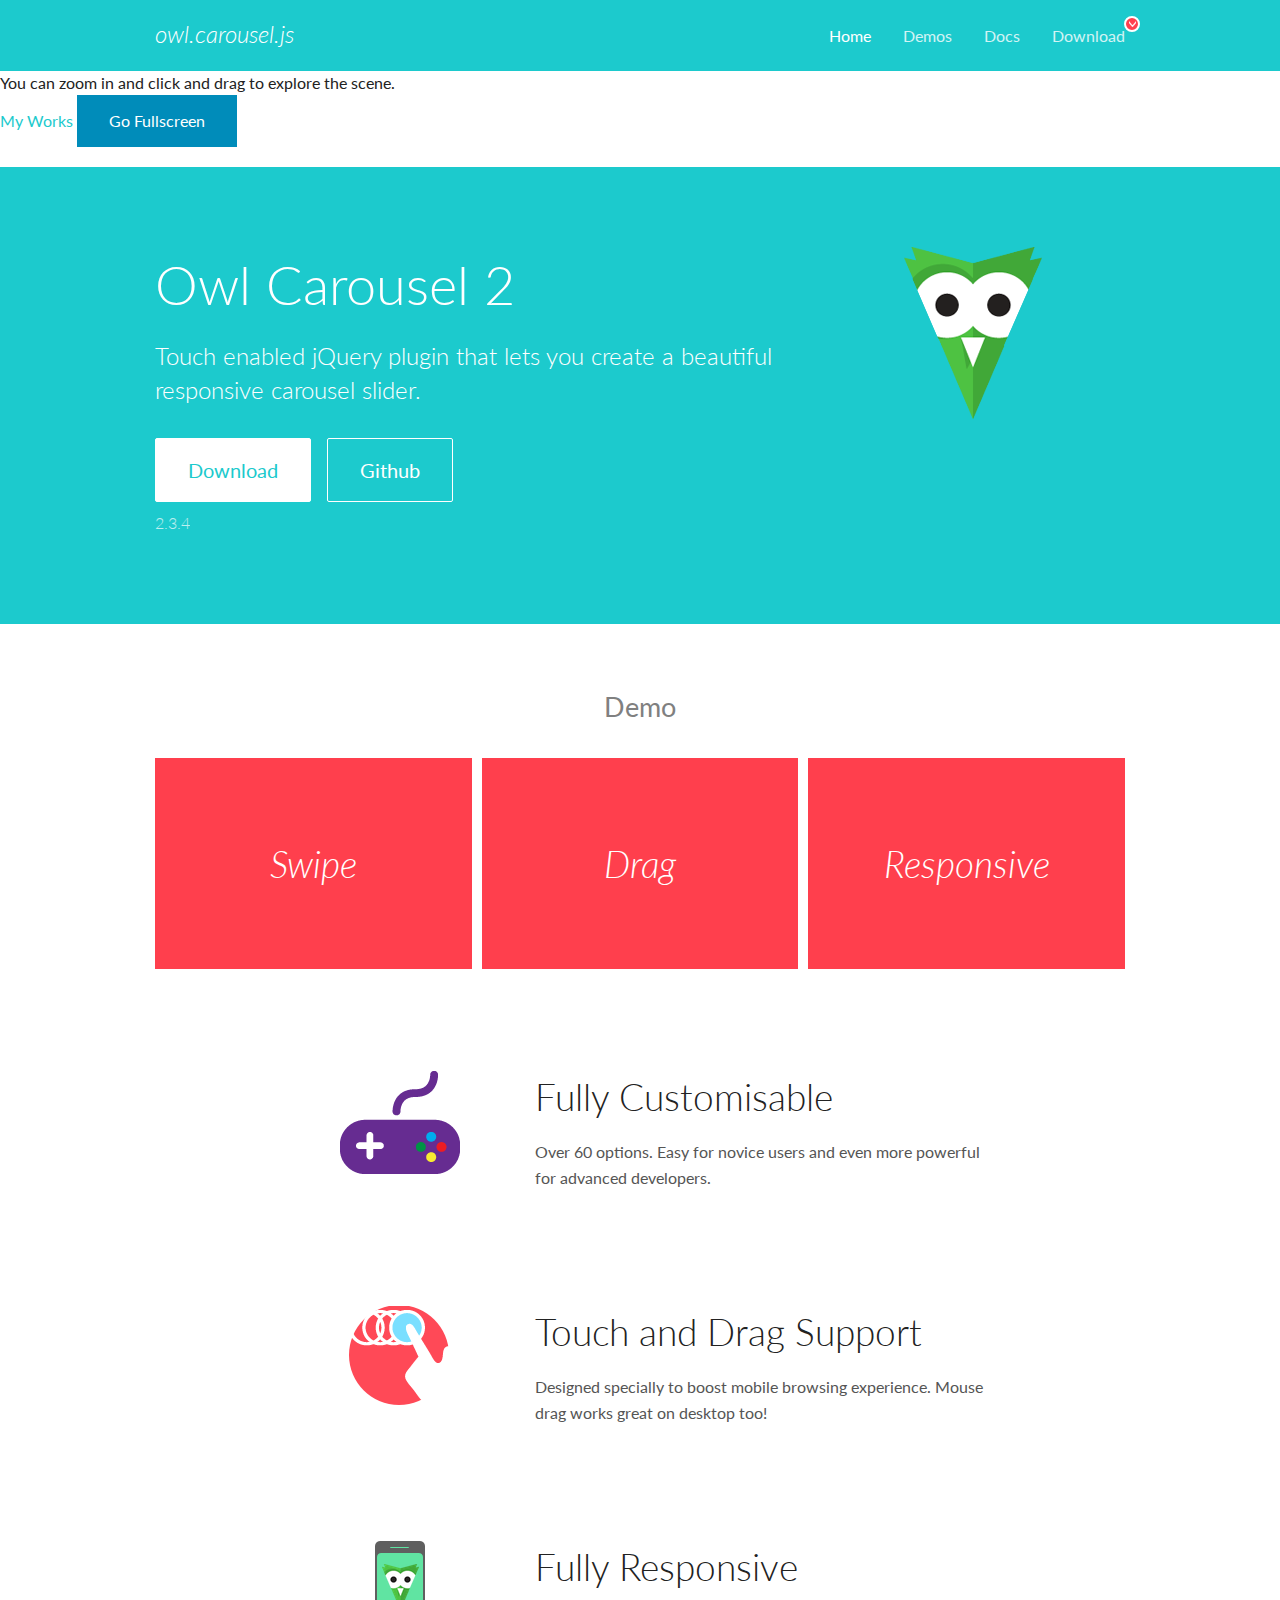
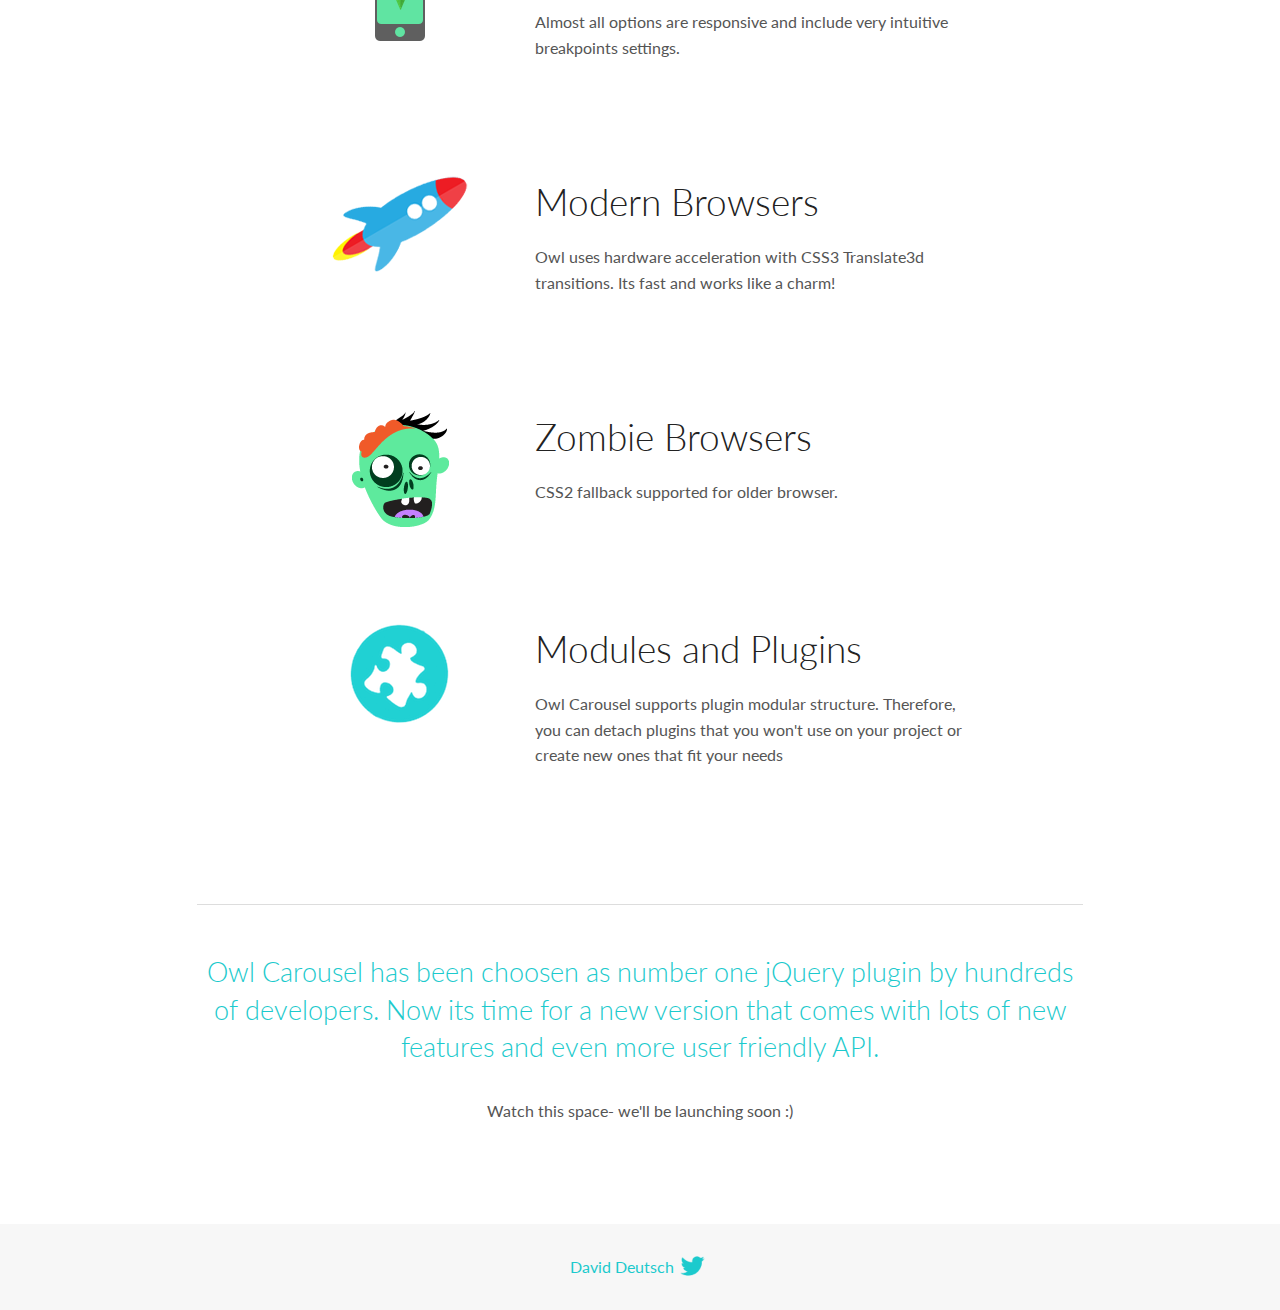
<file: owlcarousel/docs/index.html>
<!DOCTYPE html>
<html lang="en">
  <head>

    <!-- head -->
    <meta charset="utf-8">
    <meta name="msapplication-tap-highlight" content="no" />
    <meta name="viewport" content="width=device-width, initial-scale=1.0" />
    <meta name="description" content="Touch enabled jQuery plugin that lets you create beautiful responsive carousel slider.">
    <meta name="author" content="David Deutsch">
    <title>
      Home | Owl Carousel | 2.3.4
    </title>

    <!-- Stylesheets -->
    <link href='https://fonts.googleapis.com/css?family=Lato:300,400,700,400italic,300italic' rel='stylesheet' type='text/css'>
    <link rel="stylesheet" href="assets/css/docs.theme.min.css">

    <!-- Owl Stylesheets -->
    <link rel="stylesheet" href="assets/owlcarousel/assets/owl.carousel.min.css">
    <link rel="stylesheet" href="assets/owlcarousel/assets/owl.theme.default.min.css">

    <!-- HTML5 shim and Respond.js IE8 support of HTML5 elements and media queries -->

    <!--[if lt IE 9]>
      <script src="https://oss.maxcdn.com/libs/html5shiv/3.7.0/html5shiv.js"></script>
      <script src="https://oss.maxcdn.com/libs/respond.js/1.3.0/respond.min.js"></script>
    <![endif]-->

    <!-- Favicons -->
    <link rel="apple-touch-icon-precomposed" sizes="144x144" href="assets/ico/apple-touch-icon-144-precomposed.png">
    <link rel="shortcut icon" href="assets/ico/favicon.png">
    <link rel="shortcut icon" href="favicon.ico">

    <!-- Yeah i know js should not be in header. Its required for demos.-->

    <!-- javascript -->
    <script src="assets/vendors/jquery.min.js"></script>
    <script src="assets/owlcarousel/owl.carousel.js"></script>
  </head>
  <body>

    <!-- header -->
    <header class="header">
      <div class="row">
        <div class="large-12 columns">
          <div class="brand left">
            <h3>
              <a href="/OwlCarousel2/">owl.carousel.js</a> 
            </h3>
          </div>
          <a id="toggle-nav" class="right">
            <span></span> <span></span> <span></span> 
          </a> 
          <div class="nav-bar">
            <ul class="clearfix">
              <li class="active">
                <a href="/OwlCarousel2/index.html">Home</a> 
              </li>
              <li> <a href="/OwlCarousel2/demos/demos.html">Demos</a>  </li>
              <li> <a href="/OwlCarousel2/docs/started-welcome.html">Docs</a>  </li>
              <li>
                <a href="https://github.com/OwlCarousel2/OwlCarousel2/archive/2.3.4.zip">Download</a> 
                <span class="download"></span> 
              </li>
            </ul>
          </div>
        </div>
      </div>
    </header>
<div class="banner">You can zoom in and click and drag to explore the scene.</div>
<a href="https://www.isladjan.com/about/" class="btn btn-left" target="_blank">My Works</a>
<button class="btn btn-right" id="fullscreenBtn">Go Fullscreen</button>
<div class="webgl"></div>

<script type="importmap">
  {
    "imports": {
      "three": "https://unpkg.com/three@0.161.0/build/three.module.js",
      "three/addons/": "https://unpkg.com/three@0.161.0/examples/jsm/"
    }
  }
</script>
    <!-- home panel -->
    <section id="hero">
      <div class="row">
        <div class="large-8 medium-8 columns">
          <h1>Owl Carousel 2</h1>
          <h4>Touch enabled jQuery plugin that lets you create a beautiful responsive carousel slider.</h4>
          <a href="https://github.com/OwlCarousel2/OwlCarousel2/archive/2.3.4.zip" class="hero-button">Download</a> 
          <a href="https://github.com/OwlCarousel2/OwlCarousel2" class="hero-button outline">Github</a> 
          <p>2.3.4</p>
        </div>
        <div class="large-4 medium-4 columns">
          <img class="owl-logo" src="assets/img/owl-logo.png" alt="mr. Owl">
        </div>
      </div>
    </section>

    <!-- body -->
    <div class="home-demo">
      <div class="row">
        <div class="large-12 columns">
          <h3>Demo</h3>
          <div class="owl-carousel">
            <div class="item">
              <h2>Swipe</h2>
            </div>
            <div class="item">
              <h2>Drag</h2>
            </div>
            <div class="item">
              <h2>Responsive</h2>
            </div>
            <div class="item">
              <h2>CSS3</h2>
            </div>
            <div class="item">
              <h2>Fast</h2>
            </div>
            <div class="item">
              <h2>Easy</h2>
            </div>
            <div class="item">
              <h2>Free</h2>
            </div>
            <div class="item">
              <h2>Upgradable</h2>
            </div>
            <div class="item">
              <h2>Tons of options</h2>
            </div>
            <div class="item">
              <h2>Infinity</h2>
            </div>
            <div class="item">
              <h2>Auto Width</h2>
            </div>
          </div>
        </div>
      </div>
    </div>
    <script>
      var owl = $('.owl-carousel');
      owl.owlCarousel({
        margin: 10,
        loop: true,
        responsive: {
          0: {
            items: 1
          },
          600: {
            items: 2
          },
          1000: {
            items: 3
          }
        }
      })
    </script>

    <!-- features -->
    <div id="features">
      <div class="row">
        <div class="small-12 medium-9 small-centered columns">
          <section class="row feature">
            <div class="medium-4 small-12 columns">
              <img src="assets/img/feature-options.png" alt="">
            </div>
            <div class="medium-8 small-12 columns">
              <h2>Fully Customisable</h2>
              <p>Over 60 options. Easy for novice users and even more powerful for advanced developers.</p>
            </div>
          </section>
          <section class="row feature">
            <div class="medium-4 small-12 columns">
              <img src="assets/img/feature-drag.png" alt="">
            </div>
            <div class="medium-8 small-12 columns">
              <h2>Touch and Drag Support</h2>
              <p>Designed specially to boost mobile browsing experience. Mouse drag works great on desktop too!</p>
            </div>
          </section>
          <section class="row feature">
            <div class="medium-4 small-12 columns">
              <img src="assets/img/feature-responsive.png" alt="">
            </div>
            <div class="medium-8 small-12 columns">
              <h2>Fully Responsive</h2>
              <p>Almost all options are responsive and include very intuitive breakpoints settings.</p>
            </div>
          </section>
          <section class="row feature">
            <div class="medium-4 small-12 columns">
              <img src="assets/img/feature-modern.png" alt="">
            </div>
            <div class="medium-8 small-12 columns">
              <h2>Modern Browsers</h2>
              <p>Owl uses hardware acceleration with CSS3 Translate3d transitions. Its fast and works like a charm! </p>
            </div>
          </section>
          <section class="row feature">
            <div class="medium-4 small-12 columns">
              <img src="assets/img/feature-zombie.png" alt="">
            </div>
            <div class="medium-8 small-12 columns">
              <h2>Zombie Browsers</h2>
              <p>CSS2 fallback supported for older browser.</p>
            </div>
          </section>
          <section class="row feature">
            <div class="medium-4 small-12 columns">
              <img src="assets/img/feature-module.png" alt="">
            </div>
            <div class="medium-8 small-12 columns">
              <h2>Modules and Plugins</h2>
              <p>Owl Carousel supports plugin modular structure. Therefore, you can detach plugins that you won&#x27;t use on your project or create new ones that fit your needs</p>
            </div>
          </section>
        </div>
      </div>
    </div>

    <!-- footer -->
    <section id="teaser-text">
      <div class="row">
        <div class="small-12 medium-11 small-centered columns">
          <hr>
          <h3 id="owl-carousel-has-been-choosen-as-number-one-jquery-plugin-by-hundreds-of-developers-now-its-time-for-a-new-version-that-comes-with-lots-of-new-features-and-even-more-user-friendly-api-">Owl Carousel has been choosen as number one jQuery plugin by hundreds of developers. Now its time for a new version that comes with lots of new features and even more user friendly API.</h3>
          <p>Watch this space- we&#39;ll be launching soon :)</p>
        </div>
      </div>
    </section>

    <!-- footer -->
    <footer class="footer">
      <div class="row">
        <div class="large-12 columns">
          <h5>
            <a href="/OwlCarousel2/docs/support-contact.html">David Deutsch</a> 
            <a id="custom-tweet-button" href="https://twitter.com/share?url=https://github.com/OwlCarousel2/OwlCarousel2&text=Owl Carousel - This is so awesome! " target="_blank"></a> 
          </h5>
        </div>
      </div>
    </footer>

    <!-- vendors -->
    <script src="assets/vendors/highlight.js"></script>
    <script src="assets/js/app.js"></script>
  </body>
</html>
</file>
